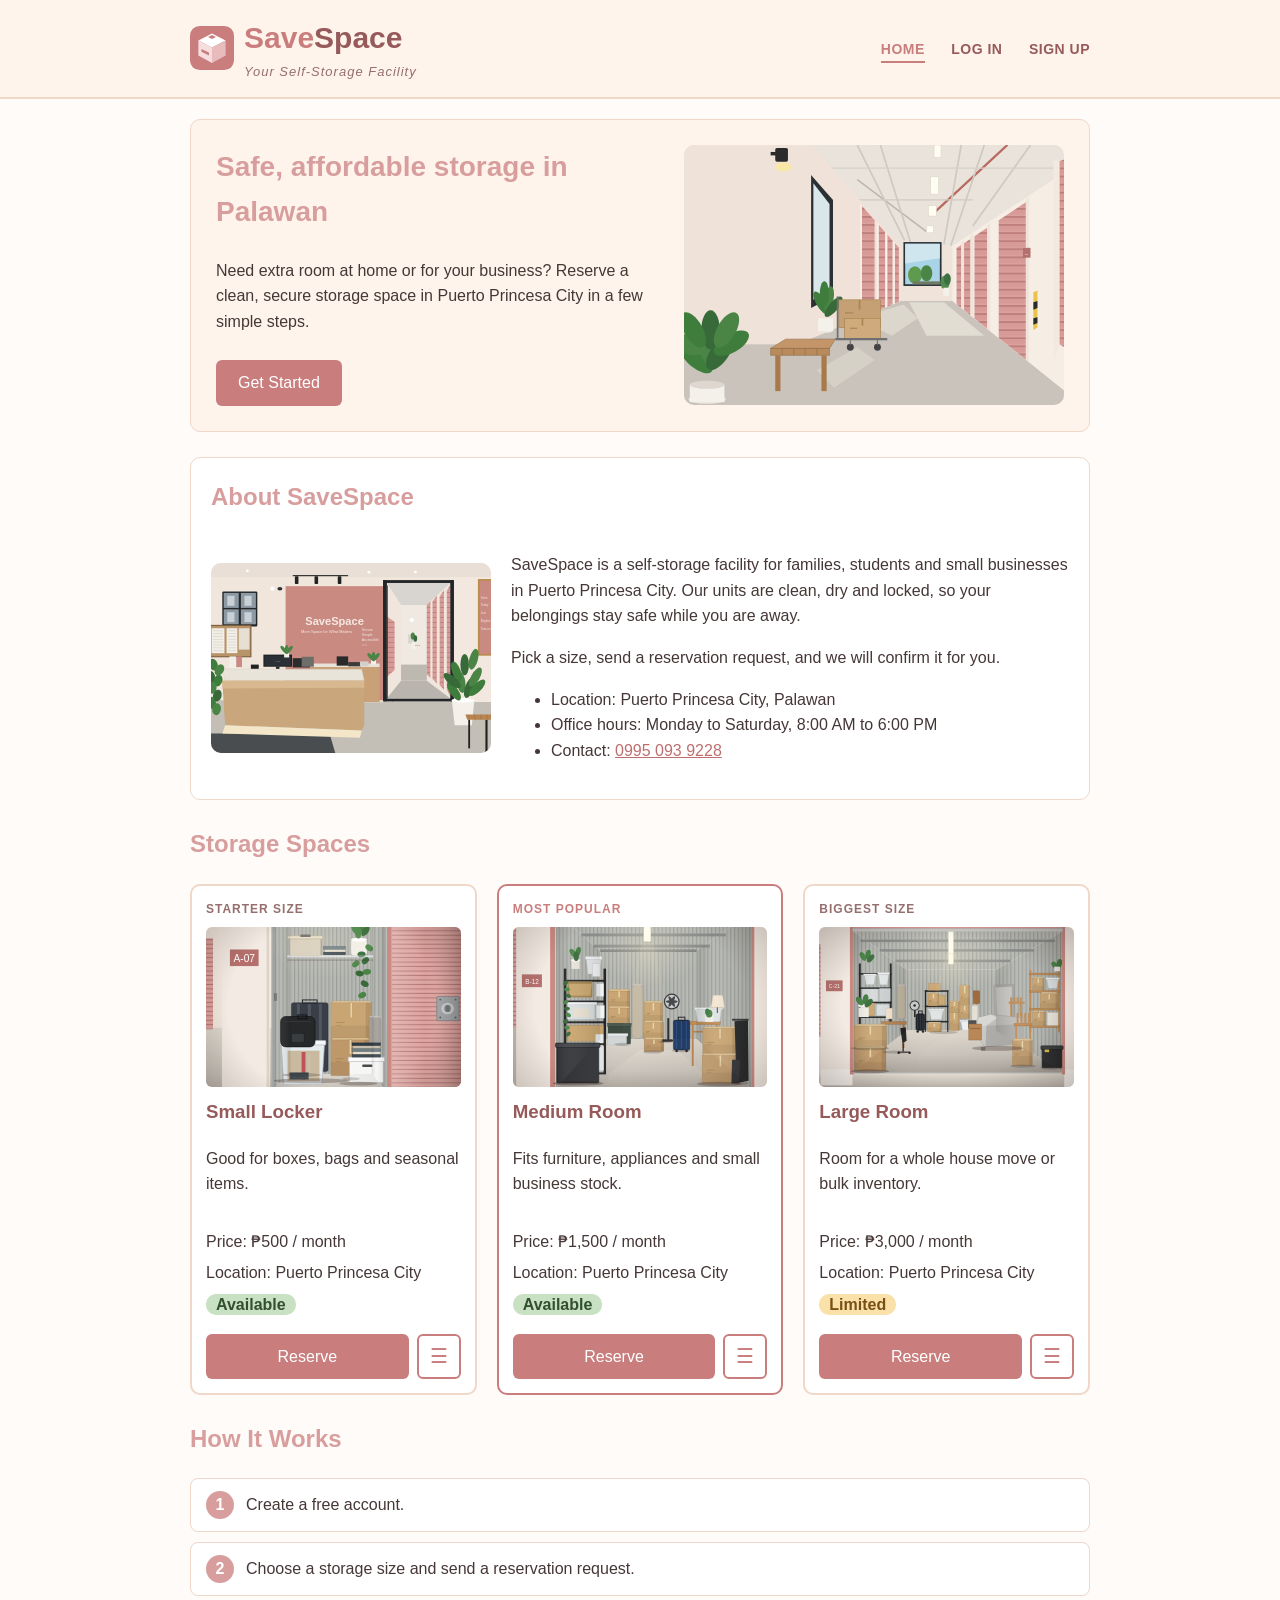
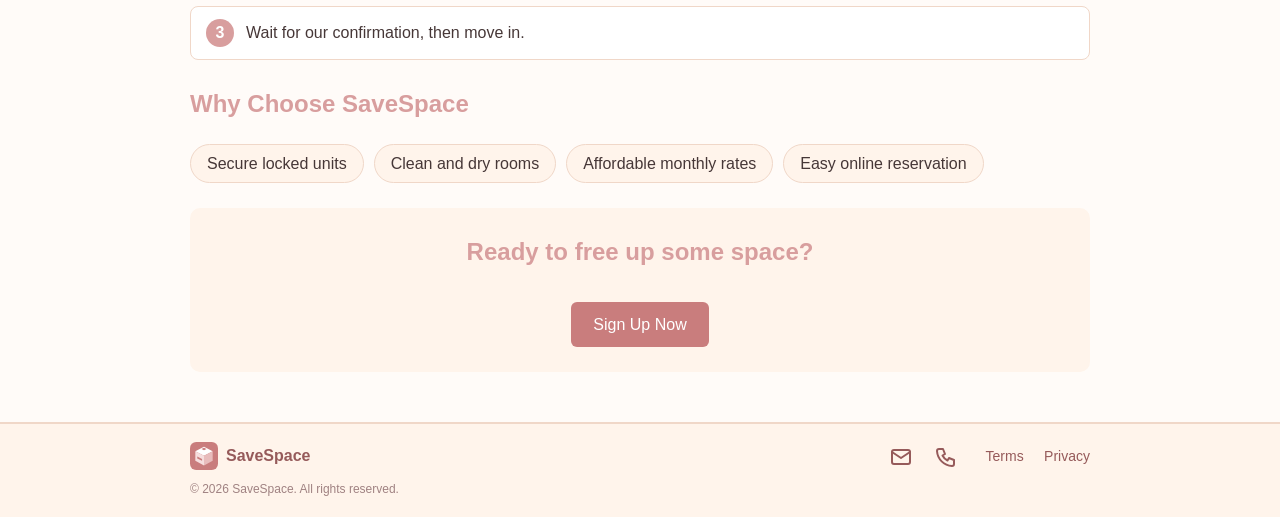
<file: index.html>
<!DOCTYPE html>
<html lang="en">
<head>
<meta charset="UTF-8">
<meta name="viewport" content="width=device-width, initial-scale=1.0">
<title>SaveSpace - Home</title>
<link rel="icon" type="image/svg+xml" href="images/savespace-logo.svg">
<link rel="stylesheet" href="style.css">
</head>
<body>
<header>
<div class="header-inner">
<div class="logo-block">
<img class="logo-img" src="images/savespace-logo.svg" alt="SaveSpace logo">
<div>
<h1><a href="index.html"><span class="save">Save</span><span class="space">Space</span></a></h1>
<p class="tagline">Your Self-Storage Facility</p>
</div>
</div>
<button class="hamburger" onclick="document.getElementById('main-nav').classList.toggle('nav-open')">&#9776;</button>
<nav id="main-nav">
<a href="index.html" class="active-link">Home</a>
<a href="login.php">Log In</a>
<a href="register.html">Sign Up</a>
</nav>
</div>
</header>
<main>
<section class="hero">
<div class="hero-text">
<h2>Safe, affordable storage in Palawan</h2>
<p>Need extra room at home or for your business? Reserve a clean, secure storage space in Puerto Princesa City in a few simple steps.</p>
<a class="btn" href="register.html">Get Started</a>
</div>
<img class="hero-photo" src="images/savespace-hero-storage-facility.svg" alt="Hallway of storage units at SaveSpace">
</section>
<section id="about" class="content-block info-box">
<h2>About SaveSpace</h2>
<div class="about-content">
<img src="images/savespace-about-facility-reception.svg" alt="SaveSpace reception area">
<div>
<p>SaveSpace is a self-storage facility for families, students and small businesses in Puerto Princesa City. Our units are clean, dry and locked, so your belongings stay safe while you are away.</p>
<p>Pick a size, send a reservation request, and we will confirm it for you.</p>
<ul>
<li>Location: Puerto Princesa City, Palawan</li>
<li>Office hours: Monday to Saturday, 8:00 AM to 6:00 PM</li>
<li>Contact: <a href="tel:09950939228">0995 093 9228</a></li>
</ul>
</div>
</div>
</section>
<section id="storage" class="content-block">
<h2>Storage Spaces</h2>
<div class="storage-list">
<article>
<p class="ribbon">Starter Size</p>
<img class="storage-image" src="images/savespace-small-locker.svg" alt="Small storage locker">
<h3>Small Locker</h3>
<p>Good for boxes, bags and seasonal items.</p>
<ul>
<li>Price: &#8369;500 / month</li>
<li>Location: Puerto Princesa City</li>
<li><mark>Available</mark></li>
</ul>
<div class="card-actions">
<a class="btn" href="register.html">Reserve</a>
<button class="info-btn" onclick="this.parentElement.nextElementSibling.classList.toggle('show')">&#9776;</button>
</div>
<ul class="more-info">
<li>Approximate size: 1 m x 1 m x 2 m</li>
<li>Best for: documents, clothes, small appliances</li>
<li>Rent is due monthly</li>
</ul>
</article>
<article class="featured">
<p class="ribbon">Most Popular</p>
<img class="storage-image" src="images/savespace-medium-storage-room.svg" alt="Medium storage room">
<h3>Medium Room</h3>
<p>Fits furniture, appliances and small business stock.</p>
<ul>
<li>Price: &#8369;1,500 / month</li>
<li>Location: Puerto Princesa City</li>
<li><mark>Available</mark></li>
</ul>
<div class="card-actions">
<a class="btn" href="register.html">Reserve</a>
<button class="info-btn" onclick="this.parentElement.nextElementSibling.classList.toggle('show')">&#9776;</button>
</div>
<ul class="more-info">
<li>Approximate size: 2 m x 2 m x 2.5 m</li>
<li>Best for: a bedroom set, a small shop's stock</li>
<li>Rent is due monthly</li>
</ul>
</article>
<article>
<p class="ribbon">Biggest Size</p>
<img class="storage-image" src="images/savespace-large-storage-room.svg" alt="Large storage room">
<h3>Large Room</h3>
<p>Room for a whole house move or bulk inventory.</p>
<ul>
<li>Price: &#8369;3,000 / month</li>
<li>Location: Puerto Princesa City</li>
<li><mark class="limited">Limited</mark></li>
</ul>
<div class="card-actions">
<a class="btn" href="register.html">Reserve</a>
<button class="info-btn" onclick="this.parentElement.nextElementSibling.classList.toggle('show')">&#9776;</button>
</div>
<ul class="more-info">
<li>Approximate size: 3 m x 4 m x 2.5 m</li>
<li>Best for: a full household, bulk business inventory</li>
<li>Rent is due monthly</li>
</ul>
</article>
</div>
</section>
<section id="how-it-works" class="content-block">
<h2>How It Works</h2>
<ol class="steps">
<li>Create a free account.</li>
<li>Choose a storage size and send a reservation request.</li>
<li>Wait for our confirmation, then move in.</li>
</ol>
</section>
<section class="content-block">
<h2>Why Choose SaveSpace</h2>
<ul class="benefits">
<li>Secure locked units</li>
<li>Clean and dry rooms</li>
<li>Affordable monthly rates</li>
<li>Easy online reservation</li>
</ul>
</section>
<section class="cta">
<h2>Ready to free up some space?</h2>
<a class="btn" href="register.html">Sign Up Now</a>
</section>
</main>
<footer>
<div class="footer-inner">
<div class="footer-brand"><img class="footer-logo" src="images/savespace-logo.svg" alt="SaveSpace logo"><span>SaveSpace</span></div>
<div class="footer-links">
<a href="mailto:savespace@gmail.com" title="Email SaveSpace"><img class="footer-icon" src="images/savespace-icon-email.svg" alt="Email SaveSpace"></a>
<a href="tel:09950939228" title="Call SaveSpace"><img class="footer-icon" src="images/savespace-icon-phone.svg" alt="Call SaveSpace"></a>
</div>
<div class="footer-legal">
<a href="terms.html">Terms</a>
<a href="privacy.html">Privacy</a>
</div>
</div>
<p class="footer-copyright">&copy; 2026 SaveSpace. All rights reserved.</p>
</footer>
</body>
</html>
</file>
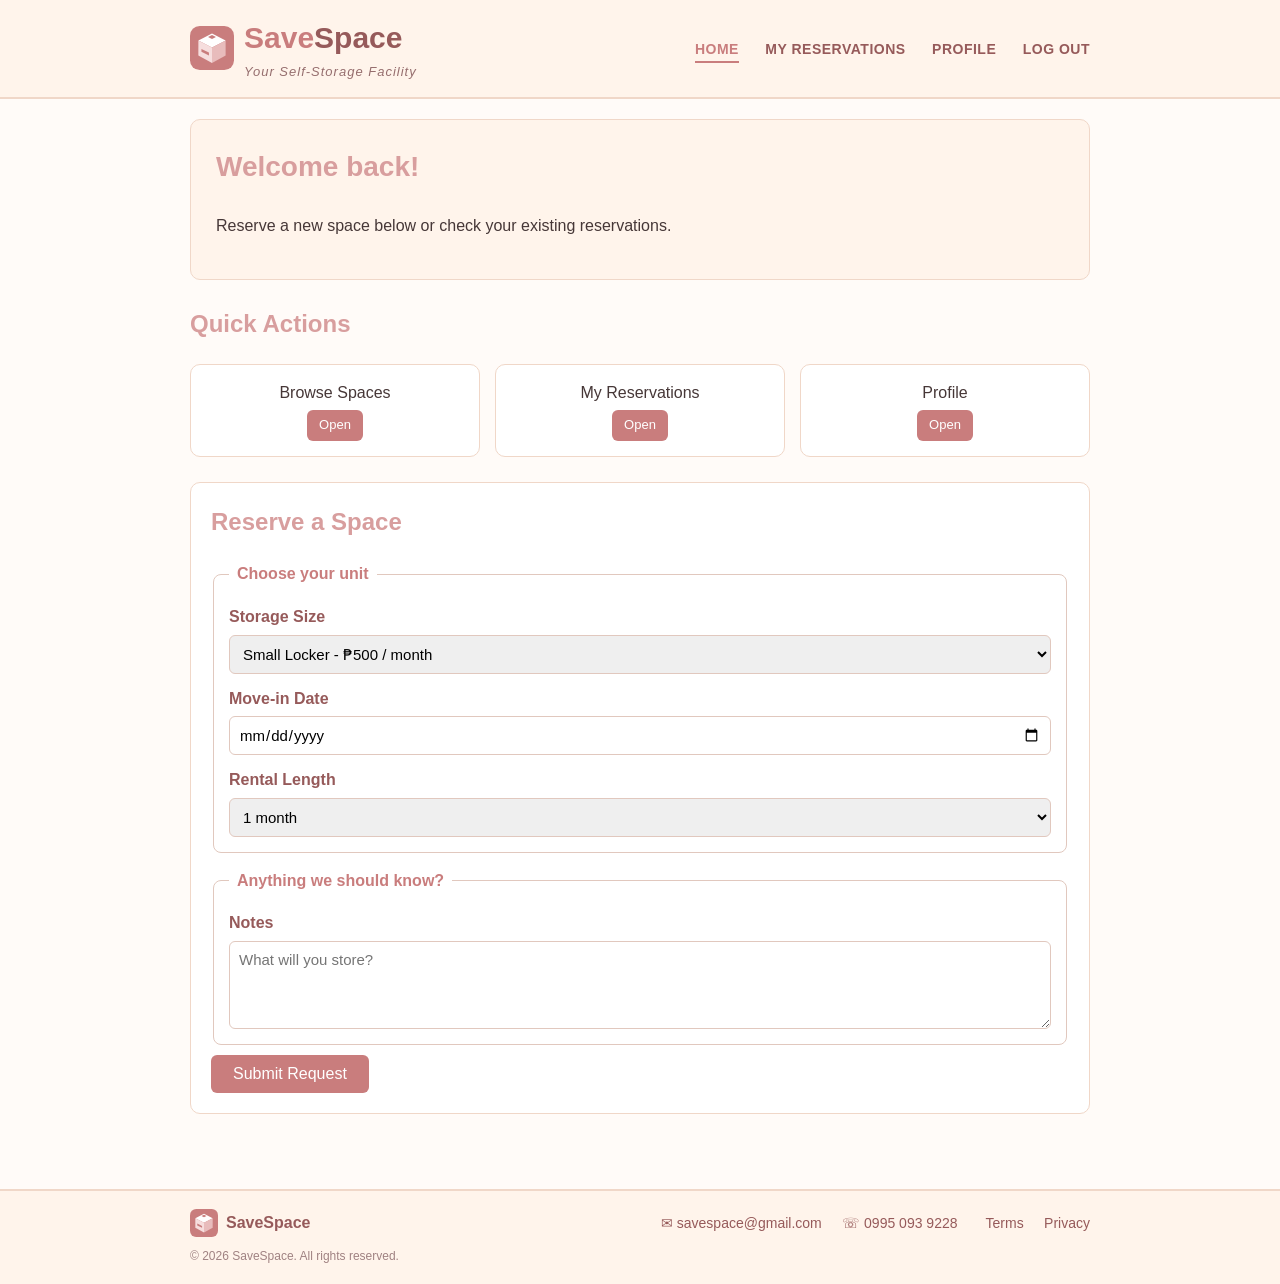
<file: home.html>
<!DOCTYPE html>
<html lang="en">
<head>
<meta charset="UTF-8">
<meta name="viewport" content="width=device-width, initial-scale=1.0">
<title>SaveSpace - Home</title>
<link rel="icon" type="image/svg+xml" href="images/savespace-logo.svg">
<link rel="stylesheet" href="style.css">
</head>
<body>
<header>
<div class="header-inner">
<div class="logo-block">
<img class="logo-img" src="images/savespace-logo.svg" alt="SaveSpace logo">
<div>
<h1><a href="home.html"><span class="save">Save</span><span class="space">Space</span></a></h1>
<p class="tagline">Your Self-Storage Facility</p>
</div>
</div>
<button class="hamburger" onclick="document.getElementById('main-nav').classList.toggle('nav-open')">&#9776;</button>
<nav id="main-nav">
<a href="home.html" class="active-link">Home</a>
<a href="reservations.html">My Reservations</a>
<a href="profile.html">Profile</a>
<a href="index.html">Log Out</a>
</nav>
</div>
</header>
<main>
<section class="hero">
<div class="hero-text">
<h2>Welcome back!</h2>
<p>Reserve a new space below or check your existing reservations.</p>
</div>
</section>
<section class="content-block">
<h2>Quick Actions</h2>
<div class="action-list">
<div class="action-card"><p>Browse Spaces</p><a class="btn small" href="index.html#storage">Open</a></div>
<div class="action-card"><p>My Reservations</p><a class="btn small" href="reservations.html">Open</a></div>
<div class="action-card"><p>Profile</p><a class="btn small" href="profile.html">Open</a></div>
</div>
</section>
<section id="reserve" class="content-block info-box">
<h2>Reserve a Space</h2>
<form action="reservations.html" method="get">
<fieldset>
<legend>Choose your unit</legend>
<label for="size">Storage Size</label>
<select id="size" name="size">
<option value="small">Small Locker - &#8369;500 / month</option>
<option value="medium">Medium Room - &#8369;1,500 / month</option>
<option value="large">Large Room - &#8369;3,000 / month</option>
</select>
<label for="movein">Move-in Date</label>
<input type="date" id="movein" name="movein" required>
<label for="months">Rental Length</label>
<select id="months" name="months">
<option value="1">1 month</option>
<option value="3">3 months</option>
<option value="6">6 months</option>
<option value="12">12 months</option>
</select>
</fieldset>
<fieldset>
<legend>Anything we should know?</legend>
<label for="notes">Notes</label>
<textarea id="notes" name="notes" rows="4" placeholder="What will you store?"></textarea>
</fieldset>
<button type="submit" class="btn">Submit Request</button>
</form>
</section>
</main>
<footer>
<div class="footer-inner">
<div class="footer-brand"><img class="footer-logo" src="images/savespace-logo.svg" alt="SaveSpace logo"><span>SaveSpace</span></div>
<div class="footer-links">
<a href="mailto:savespace@gmail.com">&#9993; savespace@gmail.com</a>
<a href="tel:09950939228">&#9743; 0995 093 9228</a>
</div>
<div class="footer-legal">
<a href="terms.html">Terms</a>
<a href="privacy.html">Privacy</a>
</div>
</div>
<p class="footer-copyright">&copy; 2026 SaveSpace. All rights reserved.</p>
</footer>
</body>
</html>
</file>
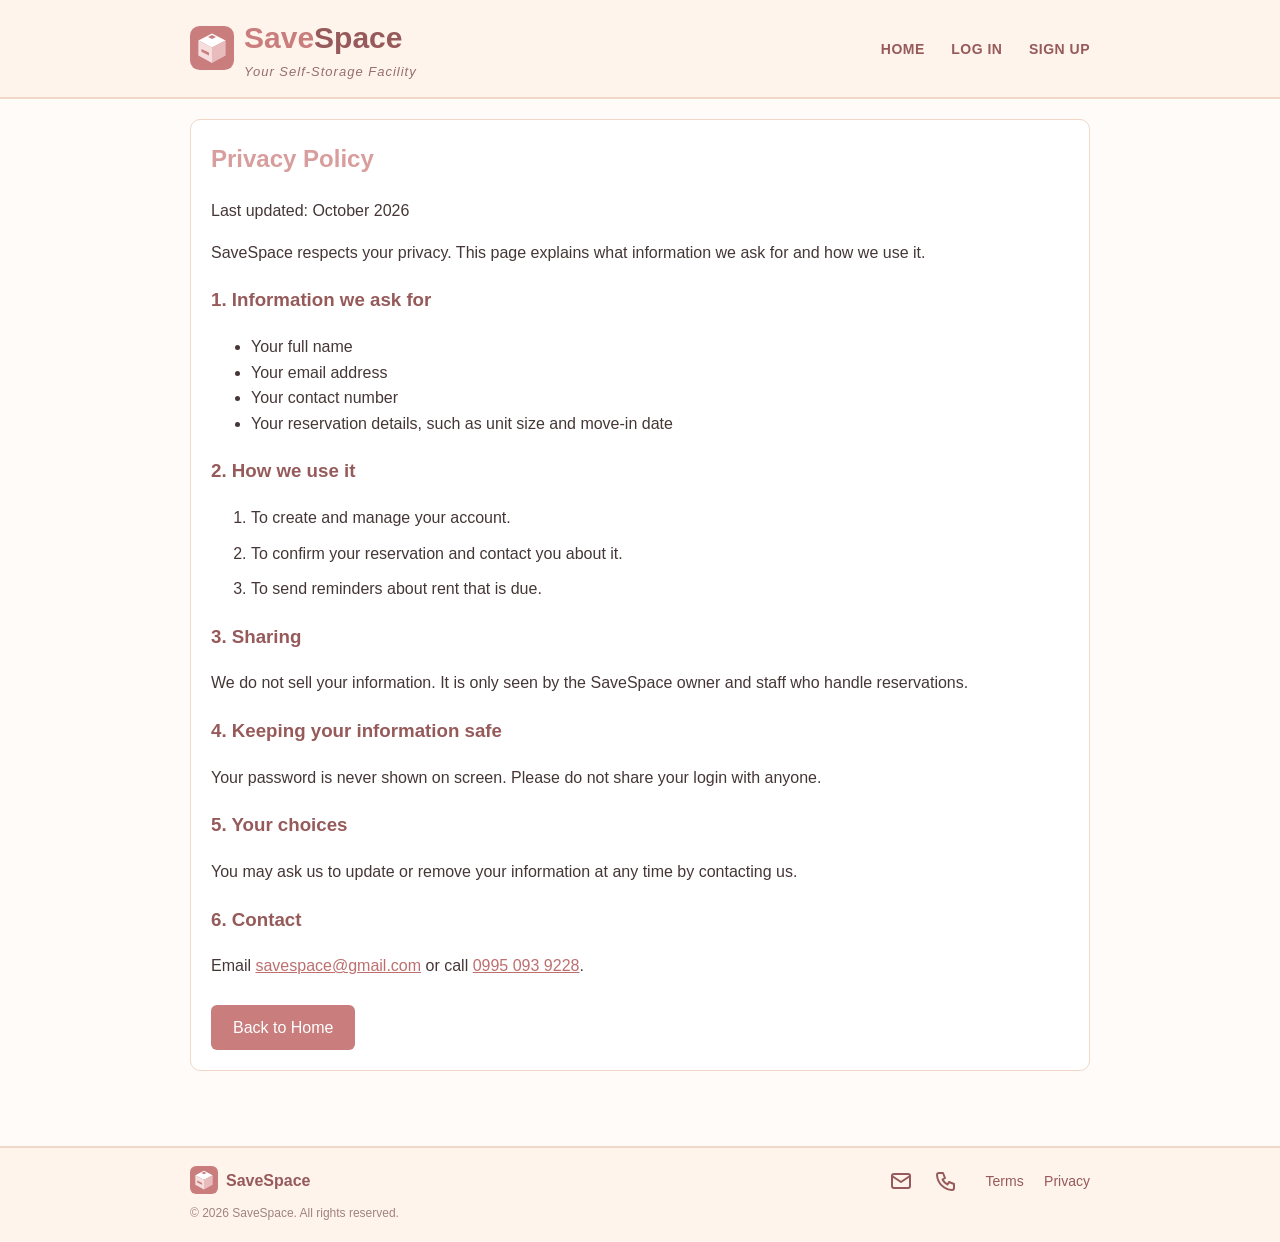
<file: privacy.html>
<!DOCTYPE html>
<html lang="en">
<head>
<meta charset="UTF-8">
<meta name="viewport" content="width=device-width, initial-scale=1.0">
<title>SaveSpace - Privacy Policy</title>
<link rel="icon" type="image/svg+xml" href="images/savespace-logo.svg">
<link rel="stylesheet" href="style.css">
</head>
<body>
<header>
<div class="header-inner">
<div class="logo-block">
<img class="logo-img" src="images/savespace-logo.svg" alt="SaveSpace logo">
<div>
<h1><a href="index.php"><span class="save">Save</span><span class="space">Space</span></a></h1>
<p class="tagline">Your Self-Storage Facility</p>
</div>
</div>
<button class="hamburger" onclick="document.getElementById('main-nav').classList.toggle('nav-open')">&#9776;</button>
<nav id="main-nav">
<a href="index.php">Home</a>
<a href="login.php">Log In</a>
<a href="register.html">Sign Up</a>
</nav>
</div>
</header>
<main>
<section class="content-block info-box legal">
<h2>Privacy Policy</h2>
<p>Last updated: October 2026</p>
<p>SaveSpace respects your privacy. This page explains what information we ask for and how we use it.</p>
<h3>1. Information we ask for</h3>
<ul>
<li>Your full name</li>
<li>Your email address</li>
<li>Your contact number</li>
<li>Your reservation details, such as unit size and move-in date</li>
</ul>
<h3>2. How we use it</h3>
<ol>
<li>To create and manage your account.</li>
<li>To confirm your reservation and contact you about it.</li>
<li>To send reminders about rent that is due.</li>
</ol>
<h3>3. Sharing</h3>
<p>We do not sell your information. It is only seen by the SaveSpace owner and staff who handle reservations.</p>
<h3>4. Keeping your information safe</h3>
<p>Your password is never shown on screen. Please do not share your login with anyone.</p>
<h3>5. Your choices</h3>
<p>You may ask us to update or remove your information at any time by contacting us.</p>
<h3>6. Contact</h3>
<p>Email <a href="mailto:savespace@gmail.com">savespace@gmail.com</a> or call <a href="tel:09950939228">0995 093 9228</a>.</p>
<a class="btn" href="index.php">Back to Home</a>
</section>
</main>
<footer>
<div class="footer-inner">
<div class="footer-brand"><img class="footer-logo" src="images/savespace-logo.svg" alt="SaveSpace logo"><span>SaveSpace</span></div>
<div class="footer-links">
<a href="mailto:savespace@gmail.com" title="Email SaveSpace"><img class="footer-icon" src="images/savespace-icon-email.svg" alt="Email SaveSpace"></a>
<a href="tel:09950939228" title="Call SaveSpace"><img class="footer-icon" src="images/savespace-icon-phone.svg" alt="Call SaveSpace"></a>
</div>
<div class="footer-legal">
<a href="terms.html">Terms</a>
<a href="privacy.html">Privacy</a>
</div>
</div>
<p class="footer-copyright">&copy; 2026 SaveSpace. All rights reserved.</p>
</footer>
</body>
</html>
</file>
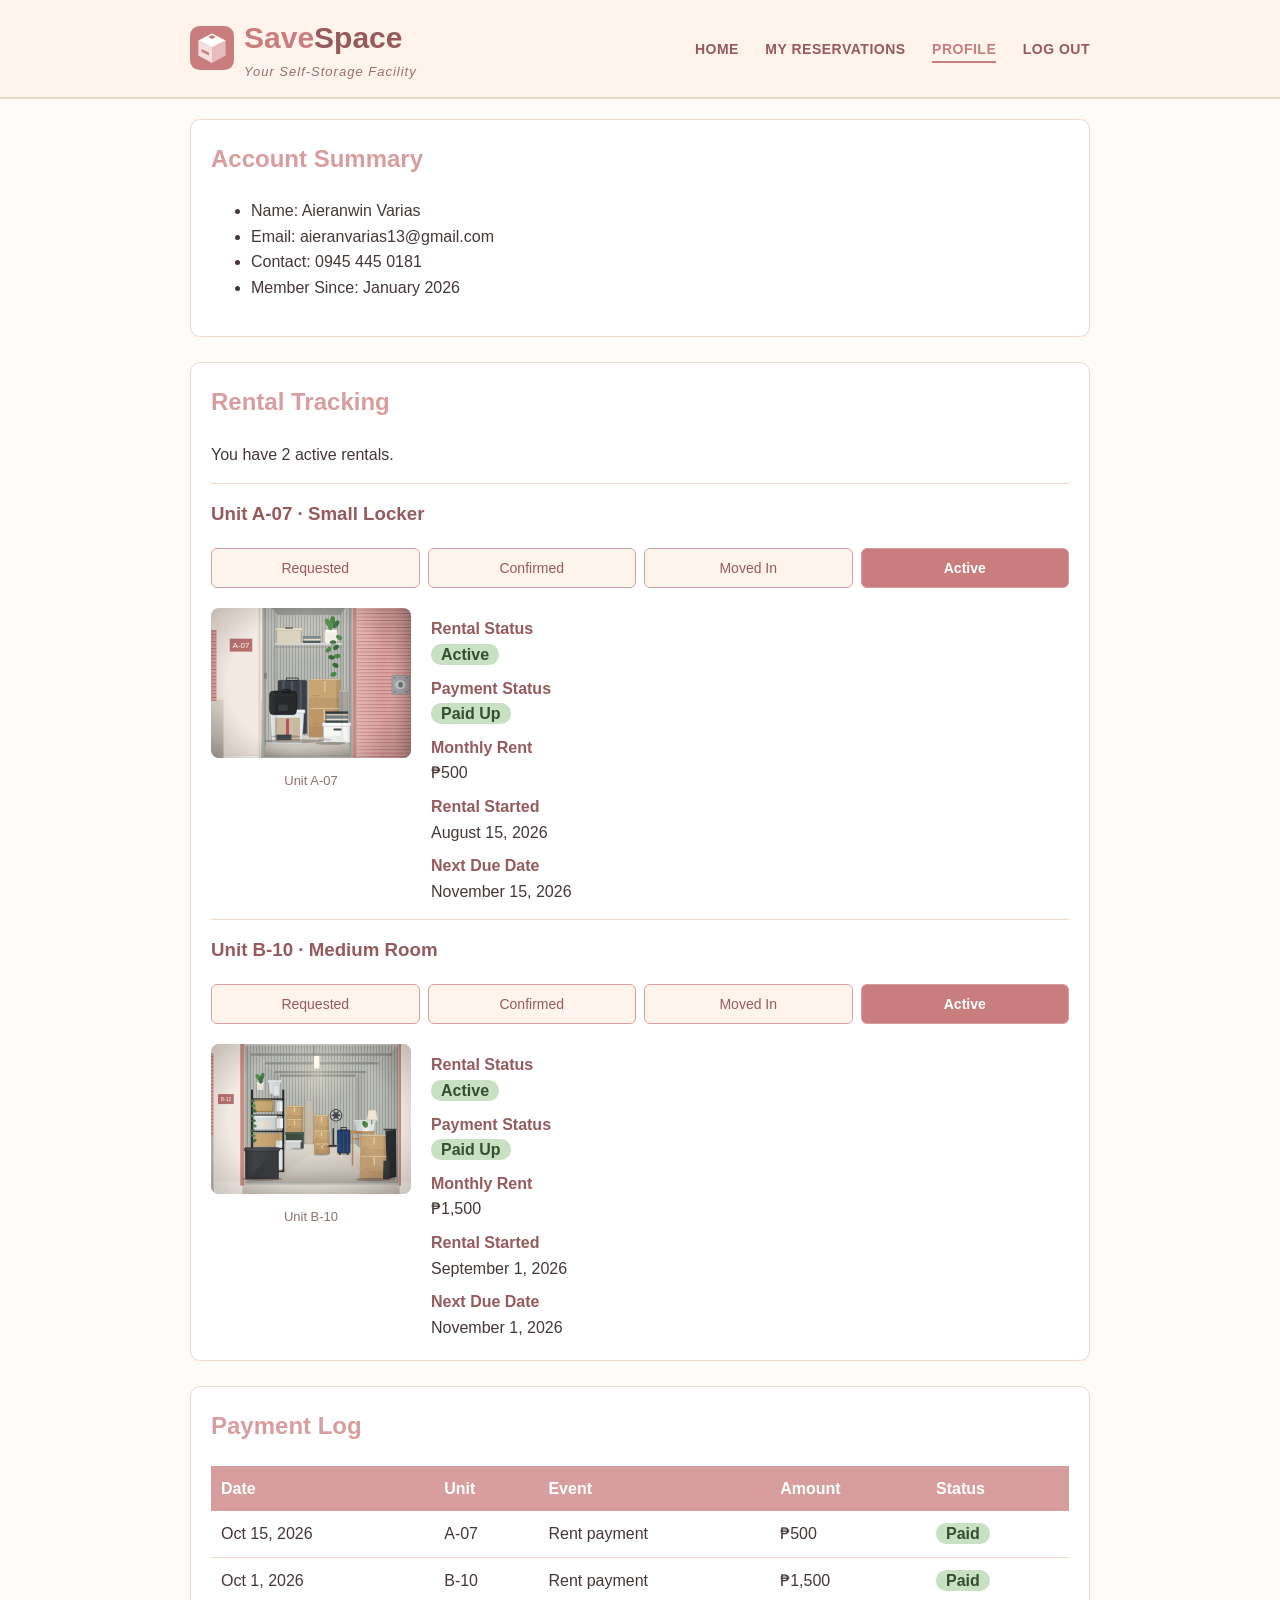
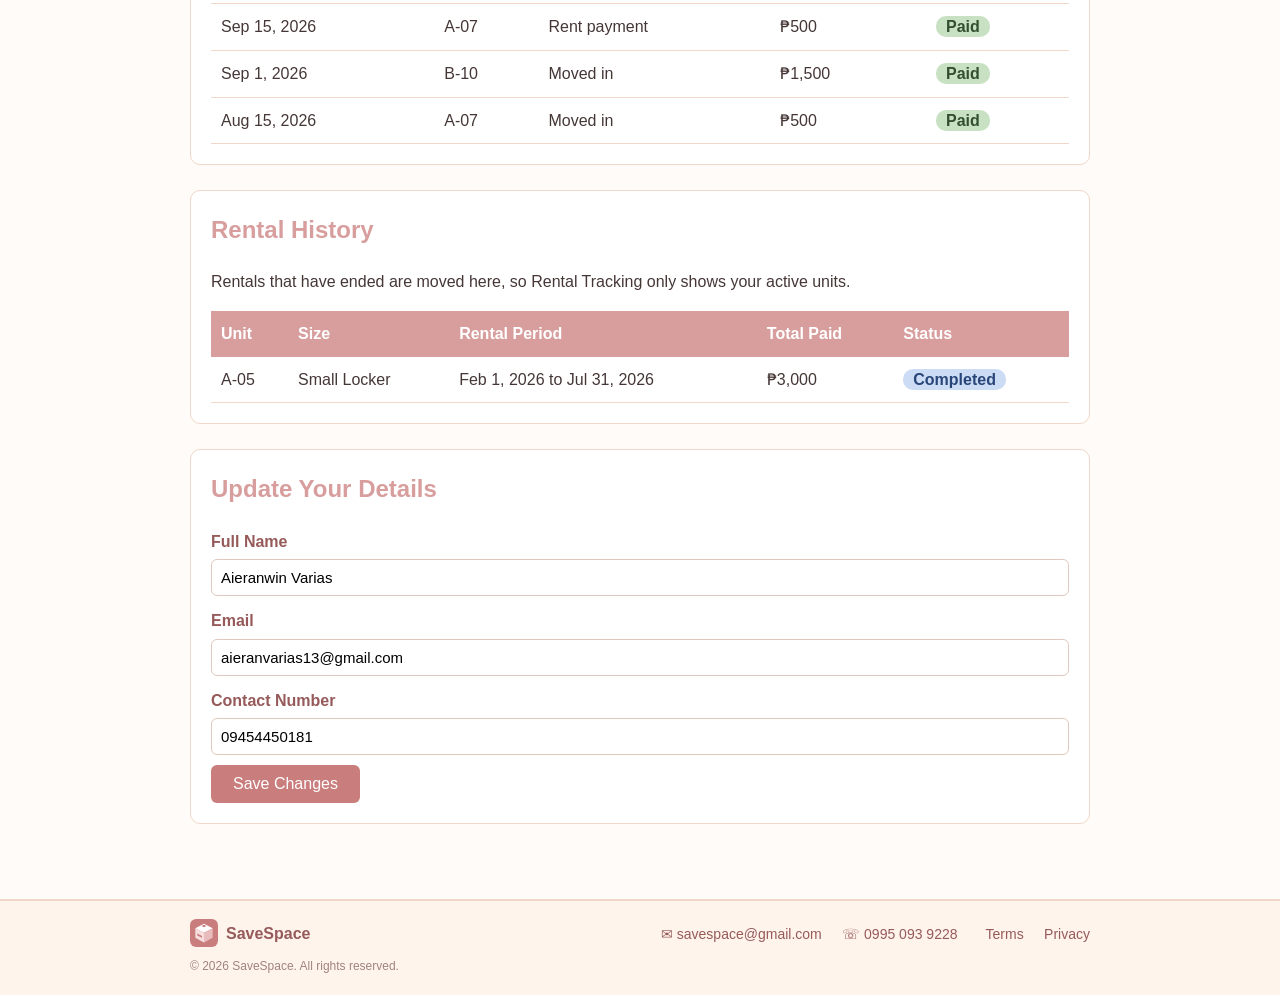
<file: profile.html>
<!DOCTYPE html>
<html lang="en">
<head>
<meta charset="UTF-8">
<meta name="viewport" content="width=device-width, initial-scale=1.0">
<title>SaveSpace - Profile</title>
<link rel="icon" type="image/svg+xml" href="images/savespace-logo.svg">
<link rel="stylesheet" href="style.css">
</head>
<body>
<header>
<div class="header-inner">
<div class="logo-block">
<img class="logo-img" src="images/savespace-logo.svg" alt="SaveSpace logo">
<div>
<h1><a href="home.html"><span class="save">Save</span><span class="space">Space</span></a></h1>
<p class="tagline">Your Self-Storage Facility</p>
</div>
</div>
<button class="hamburger" onclick="document.getElementById('main-nav').classList.toggle('nav-open')">&#9776;</button>
<nav id="main-nav">
<a href="home.html">Home</a>
<a href="reservations.html">My Reservations</a>
<a href="profile.html" class="active-link">Profile</a>
<a href="index.html">Log Out</a>
</nav>
</div>
</header>
<main>
<section class="content-block info-box">
<h2>Account Summary</h2>
<ul>
<li>Name: Aieranwin Varias</li>
<li>Email: aieranvarias13@gmail.com</li>
<li>Contact: 0945 445 0181</li>
<li>Member Since: January 2026</li>
</ul>
</section>
<section class="content-block info-box">
<h2>Rental Tracking</h2>
<p>You have 2 active rentals.</p>
<article class="rental">
<h3>Unit A-07 &middot; Small Locker</h3>
<ol class="stages">
<li class="done">Requested</li>
<li class="done">Confirmed</li>
<li class="done">Moved In</li>
<li class="done current">Active</li>
</ol>
<div class="tracking">
<figure>
<img src="images/savespace-small-locker.svg" alt="Your rented unit A-07">
<figcaption>Unit A-07</figcaption>
</figure>
<dl>
<dt>Rental Status</dt>
<dd><mark>Active</mark></dd>
<dt>Payment Status</dt>
<dd><mark>Paid Up</mark></dd>
<dt>Monthly Rent</dt>
<dd>&#8369;500</dd>
<dt>Rental Started</dt>
<dd>August 15, 2026</dd>
<dt>Next Due Date</dt>
<dd>November 15, 2026</dd>
</dl>
</div>
</article>
<article class="rental">
<h3>Unit B-10 &middot; Medium Room</h3>
<ol class="stages">
<li class="done">Requested</li>
<li class="done">Confirmed</li>
<li class="done">Moved In</li>
<li class="done current">Active</li>
</ol>
<div class="tracking">
<figure>
<img src="images/savespace-medium-storage-room.svg" alt="Your rented unit B-10">
<figcaption>Unit B-10</figcaption>
</figure>
<dl>
<dt>Rental Status</dt>
<dd><mark>Active</mark></dd>
<dt>Payment Status</dt>
<dd><mark>Paid Up</mark></dd>
<dt>Monthly Rent</dt>
<dd>&#8369;1,500</dd>
<dt>Rental Started</dt>
<dd>September 1, 2026</dd>
<dt>Next Due Date</dt>
<dd>November 1, 2026</dd>
</dl>
</div>
</article>
</section>
<section class="content-block info-box">
<h2>Payment Log</h2>
<div class="table-wrap">
<table>
<thead>
<tr><th>Date</th><th>Unit</th><th>Event</th><th>Amount</th><th>Status</th></tr>
</thead>
<tbody>
<tr><td>Oct 15, 2026</td><td>A-07</td><td>Rent payment</td><td>&#8369;500</td><td><mark>Paid</mark></td></tr>
<tr><td>Oct 1, 2026</td><td>B-10</td><td>Rent payment</td><td>&#8369;1,500</td><td><mark>Paid</mark></td></tr>
<tr><td>Sep 15, 2026</td><td>A-07</td><td>Rent payment</td><td>&#8369;500</td><td><mark>Paid</mark></td></tr>
<tr><td>Sep 1, 2026</td><td>B-10</td><td>Moved in</td><td>&#8369;1,500</td><td><mark>Paid</mark></td></tr>
<tr><td>Aug 15, 2026</td><td>A-07</td><td>Moved in</td><td>&#8369;500</td><td><mark>Paid</mark></td></tr>
</tbody>
</table>
</div>
</section>
<section class="content-block info-box">
<h2>Rental History</h2>
<p>Rentals that have ended are moved here, so Rental Tracking only shows your active units.</p>
<div class="table-wrap">
<table>
<thead>
<tr><th>Unit</th><th>Size</th><th>Rental Period</th><th>Total Paid</th><th>Status</th></tr>
</thead>
<tbody>
<tr><td>A-05</td><td>Small Locker</td><td>Feb 1, 2026 to Jul 31, 2026</td><td>&#8369;3,000</td><td><mark class="completed">Completed</mark></td></tr>
</tbody>
</table>
</div>
</section>
<section class="content-block info-box">
<h2>Update Your Details</h2>
<form action="profile.html" method="get">
<label for="pname">Full Name</label>
<input type="text" id="pname" name="pname" value="Aieranwin Varias" required>
<label for="pemail">Email</label>
<input type="email" id="pemail" name="pemail" value="aieranvarias13@gmail.com" required>
<label for="pcontact">Contact Number</label>
<input type="tel" id="pcontact" name="pcontact" value="09454450181" pattern="09[0-9]{9}" title="11 digits starting with 09" required>
<button type="submit" class="btn">Save Changes</button>
</form>
</section>
</main>
<footer>
<div class="footer-inner">
<div class="footer-brand"><img class="footer-logo" src="images/savespace-logo.svg" alt="SaveSpace logo"><span>SaveSpace</span></div>
<div class="footer-links">
<a href="mailto:savespace@gmail.com">&#9993; savespace@gmail.com</a>
<a href="tel:09950939228">&#9743; 0995 093 9228</a>
</div>
<div class="footer-legal">
<a href="terms.html">Terms</a>
<a href="privacy.html">Privacy</a>
</div>
</div>
<p class="footer-copyright">&copy; 2026 SaveSpace. All rights reserved.</p>
</footer>
</body>
</html>
</file>
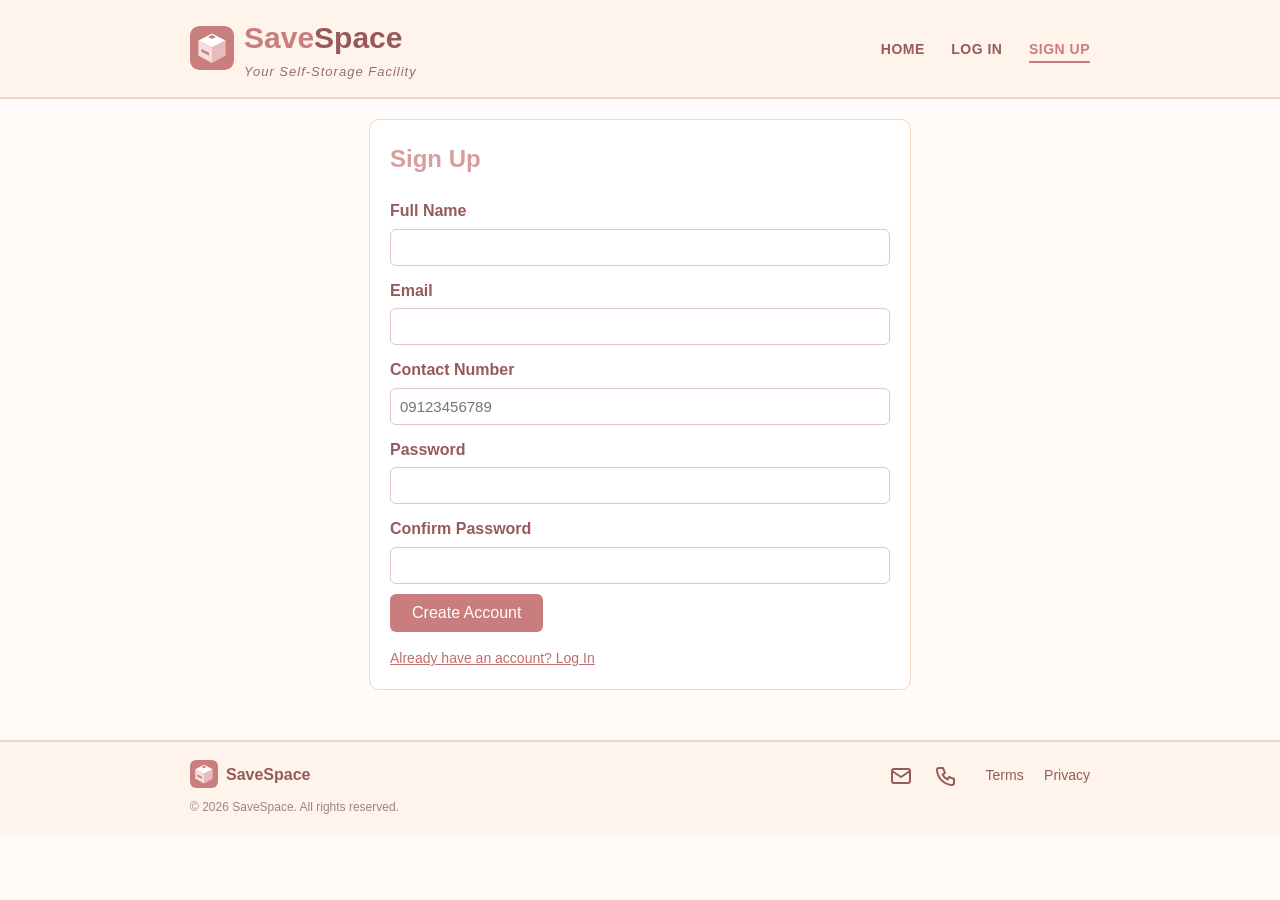
<file: register.html>
<!DOCTYPE html>
<html lang="en">
<head>
<meta charset="UTF-8">
<meta name="viewport" content="width=device-width, initial-scale=1.0">
<title>SaveSpace - Sign Up</title>
<link rel="icon" type="image/svg+xml" href="images/savespace-logo.svg">
<link rel="stylesheet" href="style.css">
</head>
<body>
<header>
<div class="header-inner">
<div class="logo-block">
<img class="logo-img" src="images/savespace-logo.svg" alt="SaveSpace logo">
<div>
<h1><a href="index.php"><span class="save">Save</span><span class="space">Space</span></a></h1>
<p class="tagline">Your Self-Storage Facility</p>
</div>
</div>
<button class="hamburger" onclick="document.getElementById('main-nav').classList.toggle('nav-open')">&#9776;</button>
<nav id="main-nav">
<a href="index.php">Home</a>
<a href="login.php">Log In</a>
<a href="register.html" class="active-link">Sign Up</a>
</nav>
</div>
</header>
<main>
<section class="content-block info-box form-card">
<h2>Sign Up</h2>
<form action="register.php" method="post">
<label for="fullname">Full Name</label>
<input type="text" id="fullname" name="fullname" required>
<label for="email">Email</label>
<input type="email" id="email" name="email" required>
<label for="contact">Contact Number</label>
<input type="tel" id="contact" name="contact" placeholder="09123456789" pattern="09[0-9]{9}" title="11 digits starting with 09" required>
<label for="password">Password</label>
<input type="password" id="password" name="password" minlength="8" required>
<label for="confirm_password">Confirm Password</label>
<input type="password" id="confirm_password" name="confirm_password" minlength="8" required>
<button type="submit" class="btn">Create Account</button>
</form>
<div class="link-row">
<a href="login.php">Already have an account? Log In</a>
</div>
</section>
</main>
<footer>
<div class="footer-inner">
<div class="footer-brand"><img class="footer-logo" src="images/savespace-logo.svg" alt="SaveSpace logo"><span>SaveSpace</span></div>
<div class="footer-links">
<a href="mailto:savespace@gmail.com" title="Email SaveSpace"><img class="footer-icon" src="images/savespace-icon-email.svg" alt="Email SaveSpace"></a>
<a href="tel:09950939228" title="Call SaveSpace"><img class="footer-icon" src="images/savespace-icon-phone.svg" alt="Call SaveSpace"></a>
</div>
<div class="footer-legal">
<a href="terms.html">Terms</a>
<a href="privacy.html">Privacy</a>
</div>
</div>
<p class="footer-copyright">&copy; 2026 SaveSpace. All rights reserved.</p>
</footer>
</body>
</html>
</file>
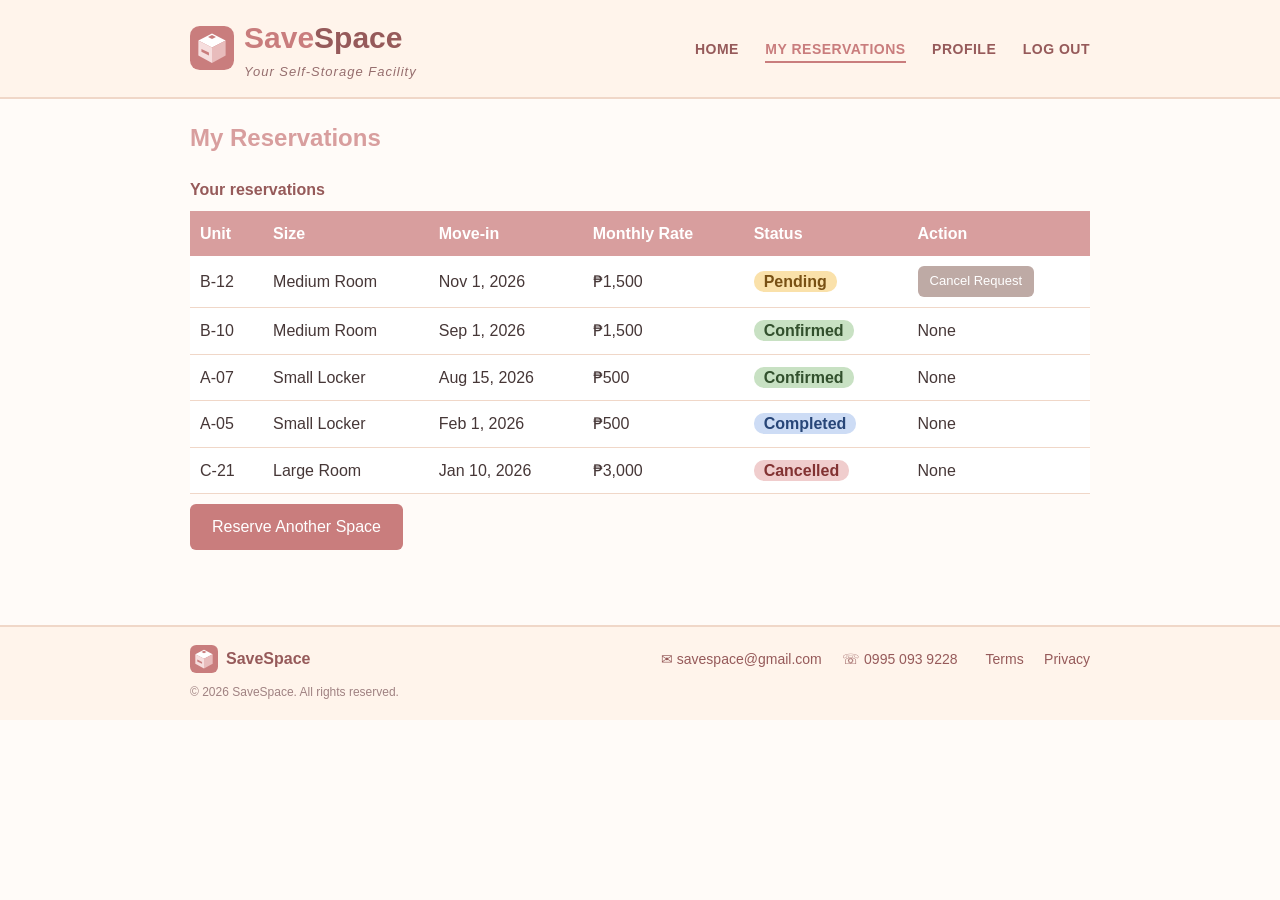
<file: reservations.html>
<!DOCTYPE html>
<html lang="en">
<head>
<meta charset="UTF-8">
<meta name="viewport" content="width=device-width, initial-scale=1.0">
<title>SaveSpace - My Reservations</title>
<link rel="icon" type="image/svg+xml" href="images/savespace-logo.svg">
<link rel="stylesheet" href="style.css">
</head>
<body>
<header>
<div class="header-inner">
<div class="logo-block">
<img class="logo-img" src="images/savespace-logo.svg" alt="SaveSpace logo">
<div>
<h1><a href="home.html"><span class="save">Save</span><span class="space">Space</span></a></h1>
<p class="tagline">Your Self-Storage Facility</p>
</div>
</div>
<button class="hamburger" onclick="document.getElementById('main-nav').classList.toggle('nav-open')">&#9776;</button>
<nav id="main-nav">
<a href="home.html">Home</a>
<a href="reservations.html" class="active-link">My Reservations</a>
<a href="profile.html">Profile</a>
<a href="index.html">Log Out</a>
</nav>
</div>
</header>
<main>
<section class="content-block">
<h2>My Reservations</h2>
<div class="table-wrap">
<table>
<caption>Your reservations</caption>
<thead>
<tr><th>Unit</th><th>Size</th><th>Move-in</th><th>Monthly Rate</th><th>Status</th><th>Action</th></tr>
</thead>
<tbody>
<tr><td>B-12</td><td>Medium Room</td><td>Nov 1, 2026</td><td>&#8369;1,500</td><td><mark class="pending">Pending</mark></td><td><a class="btn small muted" href="reservations.html">Cancel Request</a></td></tr>
<tr><td>B-10</td><td>Medium Room</td><td>Sep 1, 2026</td><td>&#8369;1,500</td><td><mark>Confirmed</mark></td><td>None</td></tr>
<tr><td>A-07</td><td>Small Locker</td><td>Aug 15, 2026</td><td>&#8369;500</td><td><mark>Confirmed</mark></td><td>None</td></tr>
<tr><td>A-05</td><td>Small Locker</td><td>Feb 1, 2026</td><td>&#8369;500</td><td><mark class="completed">Completed</mark></td><td>None</td></tr>
<tr><td>C-21</td><td>Large Room</td><td>Jan 10, 2026</td><td>&#8369;3,000</td><td><mark class="cancelled">Cancelled</mark></td><td>None</td></tr>
</tbody>
</table>
</div>
<a class="btn" href="home.html#reserve">Reserve Another Space</a>
</section>
</main>
<footer>
<div class="footer-inner">
<div class="footer-brand"><img class="footer-logo" src="images/savespace-logo.svg" alt="SaveSpace logo"><span>SaveSpace</span></div>
<div class="footer-links">
<a href="mailto:savespace@gmail.com">&#9993; savespace@gmail.com</a>
<a href="tel:09950939228">&#9743; 0995 093 9228</a>
</div>
<div class="footer-legal">
<a href="terms.html">Terms</a>
<a href="privacy.html">Privacy</a>
</div>
</div>
<p class="footer-copyright">&copy; 2026 SaveSpace. All rights reserved.</p>
</footer>
</body>
</html>
</file>
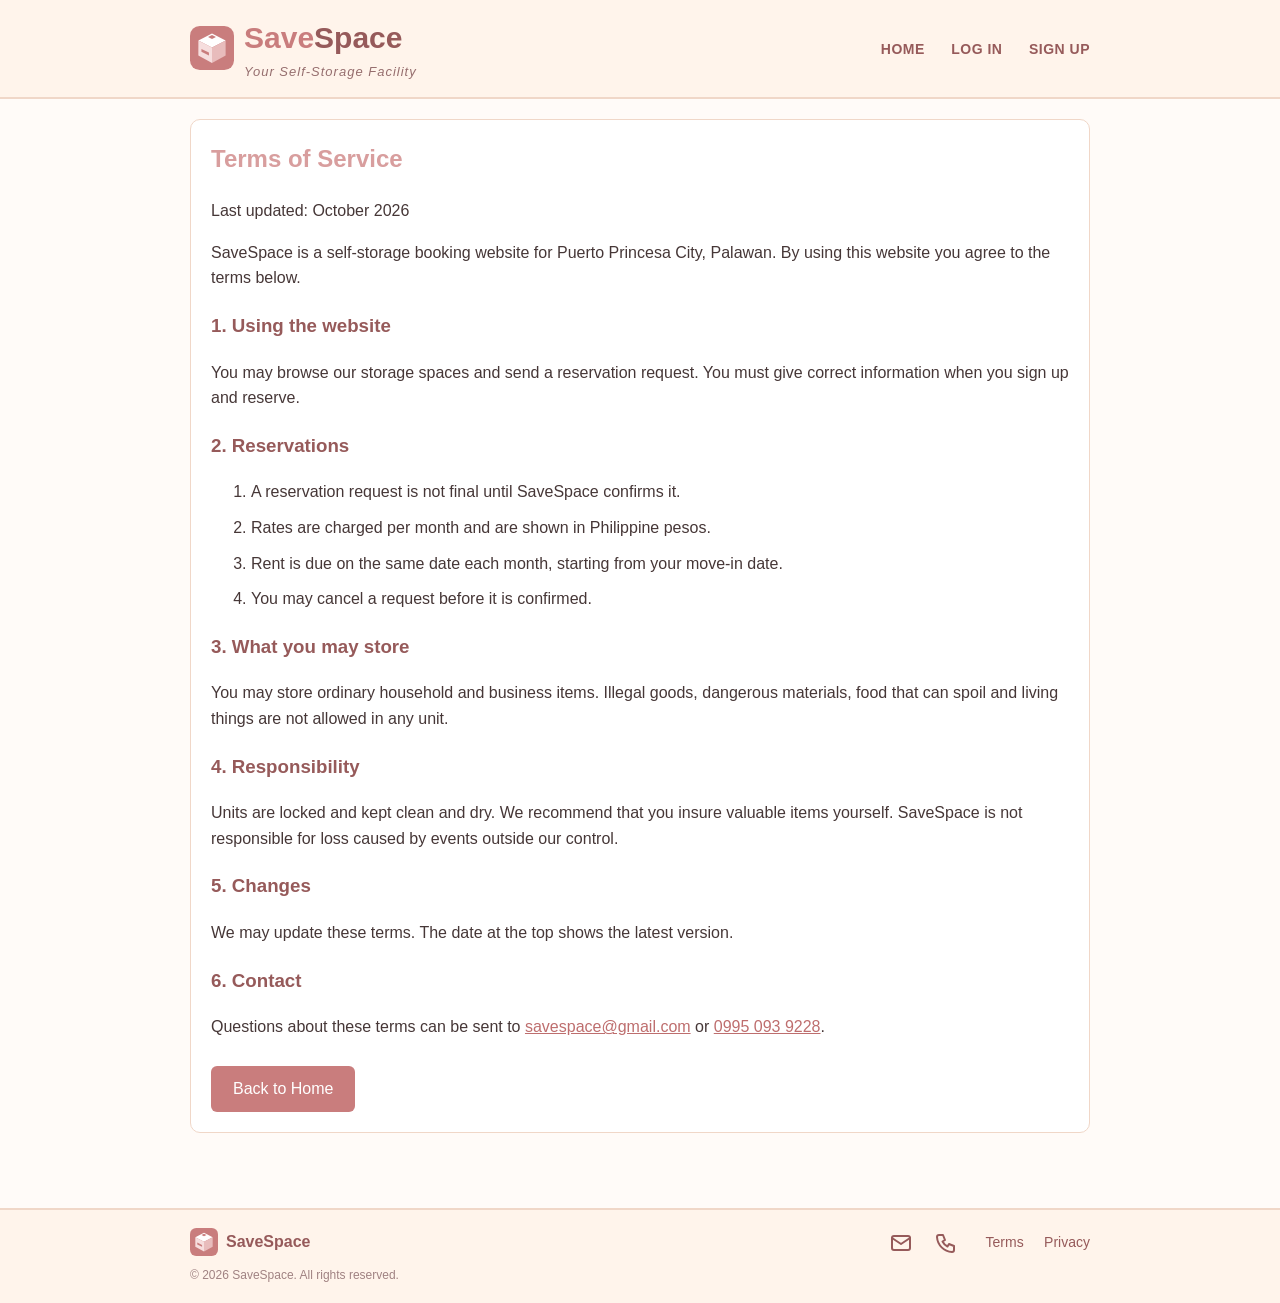
<file: terms.html>
<!DOCTYPE html>
<html lang="en">
<head>
<meta charset="UTF-8">
<meta name="viewport" content="width=device-width, initial-scale=1.0">
<title>SaveSpace - Terms of Service</title>
<link rel="icon" type="image/svg+xml" href="images/savespace-logo.svg">
<link rel="stylesheet" href="style.css">
</head>
<body>
<header>
<div class="header-inner">
<div class="logo-block">
<img class="logo-img" src="images/savespace-logo.svg" alt="SaveSpace logo">
<div>
<h1><a href="index.php"><span class="save">Save</span><span class="space">Space</span></a></h1>
<p class="tagline">Your Self-Storage Facility</p>
</div>
</div>
<button class="hamburger" onclick="document.getElementById('main-nav').classList.toggle('nav-open')">&#9776;</button>
<nav id="main-nav">
<a href="index.php">Home</a>
<a href="login.php">Log In</a>
<a href="register.html">Sign Up</a>
</nav>
</div>
</header>
<main>
<section class="content-block info-box legal">
<h2>Terms of Service</h2>
<p>Last updated: October 2026</p>
<p>SaveSpace is a self-storage booking website for Puerto Princesa City, Palawan. By using this website you agree to the terms below.</p>
<h3>1. Using the website</h3>
<p>You may browse our storage spaces and send a reservation request. You must give correct information when you sign up and reserve.</p>
<h3>2. Reservations</h3>
<ol>
<li>A reservation request is not final until SaveSpace confirms it.</li>
<li>Rates are charged per month and are shown in Philippine pesos.</li>
<li>Rent is due on the same date each month, starting from your move-in date.</li>
<li>You may cancel a request before it is confirmed.</li>
</ol>
<h3>3. What you may store</h3>
<p>You may store ordinary household and business items. Illegal goods, dangerous materials, food that can spoil and living things are not allowed in any unit.</p>
<h3>4. Responsibility</h3>
<p>Units are locked and kept clean and dry. We recommend that you insure valuable items yourself. SaveSpace is not responsible for loss caused by events outside our control.</p>
<h3>5. Changes</h3>
<p>We may update these terms. The date at the top shows the latest version.</p>
<h3>6. Contact</h3>
<p>Questions about these terms can be sent to <a href="mailto:savespace@gmail.com">savespace@gmail.com</a> or <a href="tel:09950939228">0995 093 9228</a>.</p>
<a class="btn" href="index.php">Back to Home</a>
</section>
</main>
<footer>
<div class="footer-inner">
<div class="footer-brand"><img class="footer-logo" src="images/savespace-logo.svg" alt="SaveSpace logo"><span>SaveSpace</span></div>
<div class="footer-links">
<a href="mailto:savespace@gmail.com" title="Email SaveSpace"><img class="footer-icon" src="images/savespace-icon-email.svg" alt="Email SaveSpace"></a>
<a href="tel:09950939228" title="Call SaveSpace"><img class="footer-icon" src="images/savespace-icon-phone.svg" alt="Call SaveSpace"></a>
</div>
<div class="footer-legal">
<a href="terms.html">Terms</a>
<a href="privacy.html">Privacy</a>
</div>
</div>
<p class="footer-copyright">&copy; 2026 SaveSpace. All rights reserved.</p>
</footer>
</body>
</html>
</file>
<file: style.css>
body {
    font-family: Arial,sans-serif;
    margin: 0;
    background-color: rgb(255,251,248);
    color: rgb(70,55,55);
    line-height: 1.6;
}

header {
    background-color: rgb(255,244,235);
    padding: 14px 20px;
    border-bottom: 2px solid rgb(240,215,200);
}

.header-inner {
    max-width: 900px;
    margin: 0 auto;
    display: flex;
    align-items: center;
    justify-content: space-between;
    flex-wrap: wrap;
}

.logo-block h1 {
    margin: 0;
    font-size: 30px;
    color: rgb(201,125,125);
}

.logo-block {
    display: flex;
    align-items: center;
    gap: 10px;
}

.logo-img {
    width: 44px;
    height: 44px;
}

.footer-logo {
    width: 28px;
    height: 28px;
}

.logo-block a {
    text-decoration: none;
}

.logo-block .save {
    color: rgb(201,125,125);
}

.logo-block .space {
    color: rgb(150,90,90);
}

.tagline {
    margin: 0;
    font-size: 13px;
    font-style: italic;
    color: rgb(150,110,110);
    letter-spacing: 1px;
}

nav a {
    margin-right: 22px;
    padding-bottom: 4px;
    color: rgb(150,90,90);
    text-decoration: none;
    font-weight: bold;
    letter-spacing: .5px;
    text-transform: uppercase;
    font-size: 14px;
    border-bottom: 2px solid transparent;
    transition: border-color .3s,color .3s;
}

nav a:last-child {
    margin-right: 0;
}

nav a:hover {
    color: rgb(201,125,125);
    border-bottom-color: rgb(216,158,158);
}

nav a.active-link {
    color: rgb(201,125,125);
    border-bottom-color: rgb(201,125,125);
}

.hamburger {
    display: none;
    background-color: rgb(201,125,125);
    color: white;
    border: none;
    border-radius: 6px;
    font-size: 22px;
    padding: 4px 12px;
    cursor: pointer;
}

main {
    max-width: 900px;
    margin: 0 auto;
    padding: 20px;
}

h2 {
    color: rgb(216,158,158);
    margin-top: 0;
}

h3 {
    color: rgb(150,90,90);
    margin-top: 0;
}

.hero {
    display: flex;
    align-items: center;
    gap: 30px;
    background-color: rgb(255,244,235);
    border: 1px solid rgb(240,215,200);
    border-radius: 10px;
    padding: 25px;
    margin-bottom: 25px;
}

.hero-text {
    flex: 1;
}

.hero-text h2 {
    font-size: 28px;
}

.hero-photo {
    width: 380px;
    height: 260px;
    object-fit: cover;
    object-position: left;
    border-radius: 10px;
}

.content-block {
    margin-bottom: 25px;
}

.info-box {
    background-color: white;
    border: 1px solid rgb(240,215,200);
    border-radius: 10px;
    padding: 20px;
}

.about-content {
    display: flex;
    gap: 20px;
    align-items: center;
}

.about-content img {
    width: 280px;
    height: 190px;
    object-fit: cover;
    border-radius: 10px;
}

.about-content div {
    flex: 1;
}

.storage-list {
    display: flex;
    flex-wrap: nowrap;
    gap: 20px;
    align-items: flex-start;
}

.storage-list article {
    flex: 1;
    display: flex;
    flex-direction: column;
    padding: 14px;
    border: 2px solid rgb(240,215,200);
    border-radius: 10px;
    background-color: white;
}

.storage-list article.featured {
    border: 2px solid rgb(201,125,125);
}

.storage-list article.featured .ribbon {
    color: rgb(201,125,125);
}

.ribbon {
    margin: 0 0 8px 0;
    color: rgb(150,110,110);
    font-size: 12px;
    font-weight: bold;
    letter-spacing: 1px;
    text-transform: uppercase;
}

.storage-image {
    width: 100%;
    height: 160px;
    object-fit: cover;
    border-radius: 6px;
    margin-bottom: 10px;
    transition: transform .3s;
}

.storage-image:hover {
    transform: scale(1.05);
}

.storage-list ul {
    padding-left: 0;
    list-style: none;
    margin-bottom: 0;
}

.storage-list .btn {
    text-align: center;
}

.storage-list li {
    margin-bottom: 6px;
}

.storage-list p {
    margin-top: 0;
}

.btn {
    display: inline-block;
    margin-top: 10px;
    padding: 10px 22px;
    background-color: rgb(201,125,125);
    color: white;
    text-decoration: none;
    border-radius: 6px;
    transition: background-color .3s;
    border: none;
    font-size: 16px;
    font-family: Arial,sans-serif;
    cursor: pointer;
}

.btn:hover {
    background-color: rgb(170,100,100);
}

.btn.small {
    padding: 5px 12px;
    font-size: 13px;
    margin-top: 0;
}

.btn.muted {
    background-color: rgb(190,170,165);
}

.card-actions {
    display: flex;
    gap: 8px;
    margin-top: auto;
}

.card-actions .btn {
    flex: 1;
    margin-top: 10px;
}

.info-btn {
    margin-top: 10px;
    width: 44px;
    background-color: white;
    color: rgb(201,125,125);
    border: 2px solid rgb(201,125,125);
    border-radius: 6px;
    font-size: 20px;
    cursor: pointer;
}

.info-btn:hover {
    background-color: rgb(255,244,235);
}

.storage-list ul.more-info {
    display: none;
    margin: 12px 0 0 0;
    padding: 10px 12px;
    background-color: rgb(255,244,235);
    border-radius: 6px;
    font-size: 14px;
}

.storage-list ul.more-info.show {
    display: block;
}

mark {
    background-color: rgb(200,225,195);
    color: rgb(50,80,45);
    padding: 2px 10px;
    border-radius: 10px;
    font-weight: bold;
}

mark.pending {
    background-color: rgb(250,225,170);
    color: rgb(120,80,20);
}

mark.cancelled {
    background-color: rgb(240,205,205);
    color: rgb(130,50,50);
}

mark.completed {
    background-color: rgb(205,220,245);
    color: rgb(40,70,120);
}

form label {
    display: block;
    margin-top: 12px;
    font-weight: bold;
    color: rgb(150,90,90);
}

form input[type=email] {
    display: block;
    width: 100%;
    max-width: 100%;
    padding: 9px;
    margin-top: 5px;
    border: 1px solid rgb(225,200,190);
    border-radius: 6px;
    font-size: 15px;
    font-family: Arial,sans-serif;
    box-sizing: border-box;
}

form input[type=text],
form input[type=email],
form input[type=password],
form input[type=tel] {
    display: block;
    width: 100%;
    max-width: 100%;
    padding: 9px;
    margin-top: 5px;
    border: 1px solid rgb(225,200,190);
    border-radius: 6px;
    font-size: 15px;
    font-family: Arial,sans-serif;
    box-sizing: border-box;
}

form input[type=email],
form input[type=password] {
    display: block;
    width: 100%;
    max-width: 100%;
    padding: 9px;
    margin-top: 5px;
    border: 1px solid rgb(225,200,190);
    border-radius: 6px;
    font-size: 15px;
    font-family: Arial,sans-serif;
    box-sizing: border-box;
}

form input[type=date],
form select,
form textarea {
    display: block;
    width: 100%;
    max-width: 100%;
    padding: 9px;
    margin-top: 5px;
    border: 1px solid rgb(225,200,190);
    border-radius: 6px;
    font-size: 15px;
    font-family: Arial,sans-serif;
    box-sizing: border-box;
}

form input:focus,
form select:focus,
form textarea:focus {
    border-color: rgb(201,125,125);
    outline: none;
    background-color: rgb(255,250,246);
}

fieldset {
    border: 1px solid rgb(225,200,190);
    border-radius: 8px;
    margin-top: 15px;
    padding: 5px 15px 15px;
}

legend {
    color: rgb(201,125,125);
    font-weight: bold;
    padding: 0 8px;
}

form input[type=text],
form input[type=email],
form input[type=tel] {
    display: block;
    width: 100%;
    max-width: 100%;
    padding: 9px;
    margin-top: 5px;
    border: 1px solid rgb(225,200,190);
    border-radius: 6px;
    font-size: 15px;
    font-family: Arial,sans-serif;
    box-sizing: border-box;
}

form input:focus {
    border-color: rgb(201,125,125);
    outline: none;
    background-color: rgb(255,250,246);
}

.remember-row {
    display: flex;
    align-items: center;
    gap: 8px;
    margin-top: 12px;
}

.remember-row label {
    margin-top: 0;
    font-weight: normal;
}

.form-card {
    max-width: 500px;
    margin: 0 auto;
}

.small-note {
    font-size: 13px;
    color: rgb(150,110,110);
    font-style: italic;
    margin-top: 8px;
}

ul.errors {
    color: rgb(160,60,60);
    padding-left: 20px;
}

ul.success {
    color: rgb(50,80,45);
    padding-left: 20px;
}

.link-row {
    display: flex;
    justify-content: space-between;
    margin-top: 15px;
    font-size: 14px;
}

mark.limited {
    background-color: rgb(250,225,170);
    color: rgb(120,80,20);
}

ol.steps {
    list-style: none;
    padding: 0;
    counter-reset: step;
}

ol.steps li {
    counter-increment: step;
    border: 1px solid rgb(240,215,200);
    border-radius: 8px;
    background-color: white;
    padding: 12px 15px;
    margin-bottom: 10px;
}

ol.steps li::before {
    content: counter(step);
    display: inline-block;
    width: 28px;
    height: 28px;
    line-height: 28px;
    text-align: center;
    background-color: rgb(216,158,158);
    color: white;
    border-radius: 50%;
    font-weight: bold;
    margin-right: 12px;
}

ul.benefits {
    display: flex;
    flex-wrap: wrap;
    gap: 10px;
    padding: 0;
    list-style: none;
}

ul.benefits li {
    background-color: rgb(255,244,235);
    border: 1px solid rgb(240,215,200);
    border-radius: 20px;
    padding: 6px 16px;
}

.cta {
    text-align: center;
    background-color: rgb(255,244,235);
    border-radius: 10px;
    padding: 25px;
}

a {
    color: rgb(190,110,110);
}

.legal ol li {
    margin-bottom: 10px;
}

.legal h3 {
    margin-top: 20px;
}

.action-list {
    display: flex;
    gap: 15px;
}

.action-card {
    flex: 1;
    background-color: white;
    border: 1px solid rgb(240,215,200);
    border-radius: 10px;
    padding: 15px;
    text-align: center;
}

.action-card p {
    margin: 0 0 5px 0;
}

.table-wrap {
    overflow-x: auto;
}

table {
    border-collapse: collapse;
    width: 100%;
    background-color: white;
}

caption {
    text-align: left;
    font-weight: bold;
    color: rgb(150,90,90);
    padding-bottom: 8px;
}

th {
    background-color: rgb(216,158,158);
    color: white;
    text-align: left;
    padding: 10px;
}

td {
    padding: 10px;
    border-bottom: 1px solid rgb(240,215,200);
}

tbody tr:hover {
    background-color: rgb(255,244,235);
}

.tiles {
    display: flex;
    gap: 15px;
    flex-wrap: wrap;
}

.tile {
    flex: 1;
    min-width: 130px;
    background-color: white;
    border: 1px solid rgb(240,215,200);
    border-radius: 10px;
    padding: 15px;
    text-align: center;
}

.tile p {
    margin: 0;
}

.tile .num {
    font-size: 30px;
    font-weight: bold;
    color: rgb(201,125,125);
}

.row-actions {
    display: flex;
    gap: 6px;
    align-items: center;
}

.row-actions select {
    padding: 5px;
    border: 1px solid rgb(225,200,190);
    border-radius: 6px;
    font-family: Arial,sans-serif;
}

.stages {
    display: flex;
    gap: 8px;
    list-style: none;
    padding: 0;
    margin: 0 0 20px 0;
}

.stages li {
    flex: 1;
    text-align: center;
    padding: 8px 4px;
    border: 1px solid rgb(240,215,200);
    border-radius: 6px;
    font-size: 14px;
    color: rgb(160,130,130);
    background-color: white;
}

.stages li.done {
    background-color: rgb(255,244,235);
    color: rgb(150,90,90);
    border-color: rgb(216,158,158);
}

.stages li.current {
    background-color: rgb(201,125,125);
    color: white;
    font-weight: bold;
}

.rental {
    border-top: 1px solid rgb(240,215,200);
    padding-top: 15px;
    margin-top: 15px;
}

.tracking {
    display: flex;
    gap: 20px;
    align-items: flex-start;
}

.tracking figure {
    margin: 0;
    width: 200px;
}

.tracking figure img {
    width: 200px;
    height: 150px;
    object-fit: cover;
    border-radius: 8px;
}

.tracking figcaption {
    font-size: 13px;
    color: rgb(150,110,110);
    text-align: center;
    margin-top: 5px;
}

.tracking dl {
    flex: 1;
    margin: 0;
}

.tracking dt {
    font-weight: bold;
    color: rgb(150,90,90);
    margin-top: 8px;
}

.tracking dd {
    margin: 0;
}

footer {
    background-color: rgb(255,244,235);
    border-top: 2px solid rgb(240,215,200);
    padding: 18px 20px;
    margin-top: 30px;
}

.footer-inner {
    max-width: 900px;
    margin: 0 auto;
    display: flex;
    align-items: center;
    justify-content: space-between;
    flex-wrap: wrap;
    gap: 12px;
}

.footer-brand {
    display: flex;
    align-items: center;
    gap: 8px;
    font-weight: bold;
    color: rgb(150,90,90);
}

.footer-links {
    margin-left: auto;
}

.footer-icon {
    width: 24px;
    height: 24px;
    vertical-align: middle;
    transition: opacity .3s;
}

.footer-icon:hover {
    opacity: .6;
}

.footer-links a,
.footer-legal a {
    margin-right: 16px;
    color: rgb(150,90,90);
    text-decoration: none;
    font-size: 14px;
}

.footer-links a:hover,
.footer-legal a:hover {
    color: rgb(201,125,125);
}

.footer-legal a:last-child {
    margin-right: 0;
}

.footer-copyright {
    max-width: 900px;
    margin: 10px auto 0;
    font-size: 12px;
    color: rgb(160,130,130);
}

@media (max-width: 700px) {
    .hamburger {
        display: inline-block;
    }

    nav {
        display: none;
        width: 100%;
        margin-top: 10px;
    }

    nav.nav-open {
        display: block;
    }

    nav a {
        display: block;
        margin: 0;
        padding: 10px 0;
        border-bottom: 1px solid rgb(240,215,200);
    }

    .link-row {
        flex-direction: column;
        gap: 6px;
    }

    .action-list {
        flex-direction: column;
    }

    .tracking {
        flex-direction: column;
    }

    .stages {
        flex-wrap: wrap;
    }

    .stages li {
        flex: 1 1 40%;
    }

    .hero,
    .about-content {
        flex-direction: column;
    }

    .hero-photo,
    .about-content img {
        width: 100%;
    }

    .storage-list {
        overflow-x: auto;
        padding-bottom: 10px;
    }

    .storage-list article {
        flex: 0 0 80%;
    }

    .footer-inner {
        flex-direction: column;
        align-items: flex-start;
    }

    .footer-links {
        margin-left: 0;
    }
}
</file>
